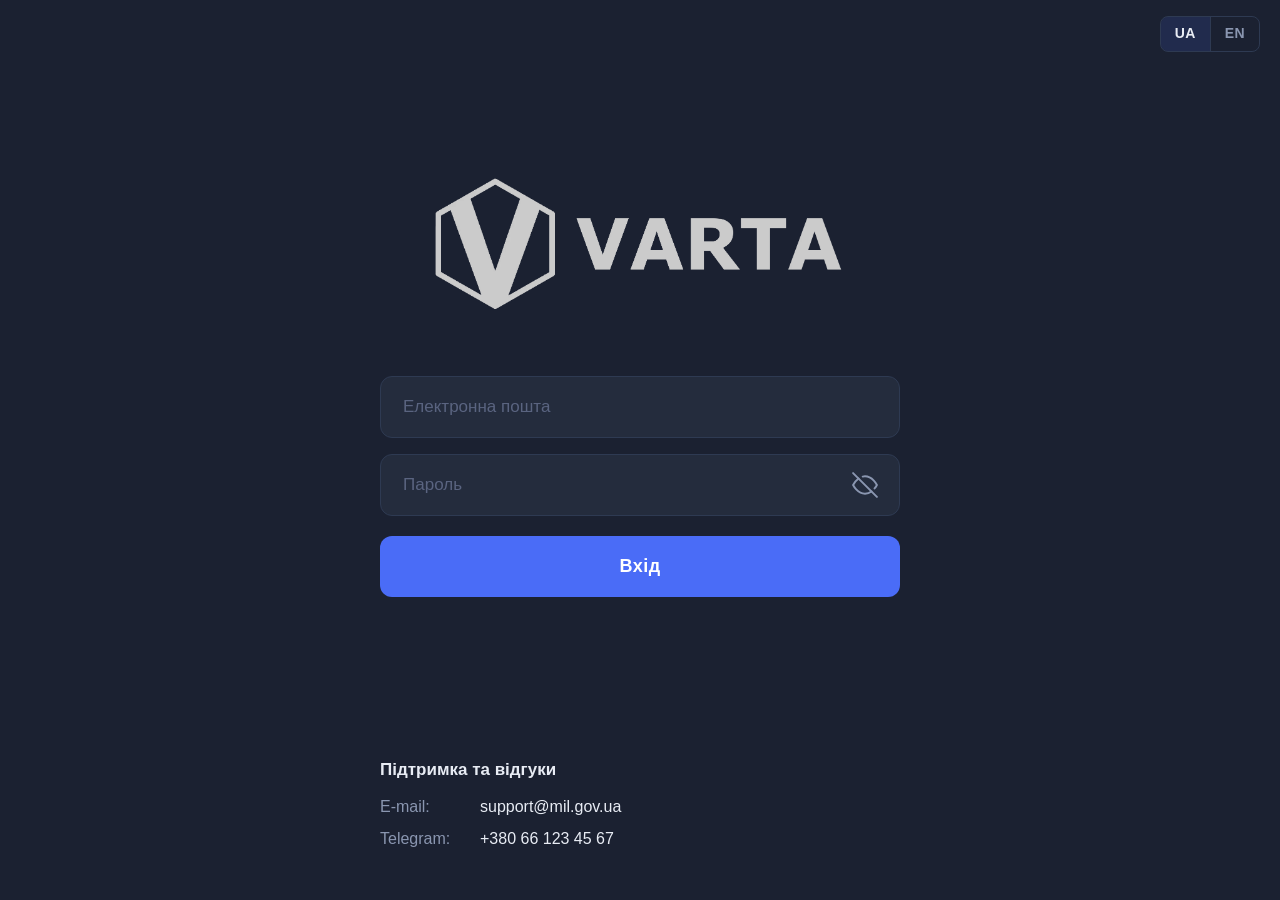
<file: web/pages/headquarters/index.html>
<!DOCTYPE html>
<html lang="uk">
<head>
  <meta charset="UTF-8" />
  <meta name="viewport" content="width=device-width, initial-scale=1.0" />
  <title>VARTA — Генеральний штаб</title>
  <link rel="stylesheet" href="../../css/tokens.css?v=3" />
  <link rel="stylesheet" href="../../css/lang-switcher.css?v=2" />
  <link rel="stylesheet" href="headquarters.css?v=15" />
</head>
<body>

  <header class="topbar">
    <div class="topbar__left">
      <img class="topbar__logo" src="../../assets/logo.webp" alt="VARTA" />
    </div>
    <div class="topbar__center">
      <h1 class="topbar__title" id="topbarTitle">Генеральний штаб</h1>
    </div>
    <div class="topbar__right">
      <div class="lang-switcher">
        <button type="button" class="lang-switcher__btn" data-lang="uk">UA</button>
        <button type="button" class="lang-switcher__btn" data-lang="en">EN</button>
      </div>
      <button class="btn-logout" id="logoutBtn">
        <svg viewBox="0 0 24 24" fill="none" stroke="currentColor" stroke-width="1.8" stroke-linecap="round" stroke-linejoin="round">
          <path d="M9 21H5a2 2 0 01-2-2V5a2 2 0 012-2h4"/>
          <polyline points="16 17 21 12 16 7"/>
          <line x1="21" y1="12" x2="9" y2="12"/>
        </svg>
        <span id="logoutText">Вийти</span>
      </button>
    </div>
  </header>

  <main class="main">
    <div class="toolbar">
      <div class="segmented">
        <div class="segmented__tablist" role="tablist" aria-label="Тип списку">
          <button type="button" class="segmented__btn active" id="tabUnits" role="tab" aria-selected="true">Підрозділи</button>
          <button type="button" class="segmented__btn" id="tabHospitals" role="tab" aria-selected="false">Госпіталі</button>
        </div>
        <a class="segmented__btn segmented__link" id="tabMap" href="infrastructure/index.html">Мапа</a>
      </div>
      <button type="button" class="btn-primary" id="addBtn">Додати підрозділ</button>
    </div>

    <section class="forces-overview" id="forcesOverview" aria-labelledby="forcesOverviewTitle">
      <h2 class="unit-detail__block-title" id="forcesOverviewTitle"></h2>
      <div class="forces-overview__body">
        <div class="unit-detail__stats" id="forcesRowPersonnel"></div>
        <div class="unit-detail__stats" id="forcesRowStructure"></div>
      </div>
      <p class="forces-overview__err" id="forcesOverviewErr" hidden></p>
    </section>

    <div class="list-wrap" id="panelUnits">
      <div class="entity-list" id="unitsList">
        <div class="skeleton-list" id="unitsSkeleton">
          <div class="skeleton-card"></div>
          <div class="skeleton-card"></div>
          <div class="skeleton-card"></div>
        </div>
      </div>
      <p class="empty-msg" id="unitsEmpty" hidden>Немає підрозділів</p>
    </div>

    <div class="list-wrap" id="panelHospitals" hidden>
      <div class="entity-list" id="hospitalsList">
        <div class="skeleton-list" id="hospitalsSkeleton">
          <div class="skeleton-card"></div>
          <div class="skeleton-card"></div>
          <div class="skeleton-card"></div>
        </div>
      </div>
      <p class="empty-msg" id="hospitalsEmpty" hidden>Немає госпіталів</p>
    </div>

    <p class="error-msg" id="listError" hidden></p>
  </main>

  <div class="modal-overlay" id="formModal" hidden>
    <div class="modal modal--wide">
      <h3 class="modal__title" id="formModalTitle"></h3>
      <form class="entity-form" id="entityForm" novalidate>
        <div class="entity-form__field">
          <label class="entity-form__label" id="labelFieldName" for="fieldName">Назва (мін. 6 символів)</label>
          <input class="entity-form__input" type="text" id="fieldName" name="name" autocomplete="organization" />
        </div>
        <div class="entity-form__field">
          <label class="entity-form__label" id="labelFieldEmail" for="fieldEmail">Email</label>
          <input class="entity-form__input" type="email" id="fieldEmail" name="email" autocomplete="email" />
        </div>
        <div class="entity-form__field">
          <label class="entity-form__label" for="fieldPassword" id="fieldPasswordLabel">Пароль</label>
          <div class="entity-form__password-wrap">
            <input class="entity-form__input entity-form__input--password" type="password" id="fieldPassword" name="password" autocomplete="new-password" />
            <button type="button" class="entity-form__password-toggle" id="toggleFieldPassword" aria-label="Показати пароль">
              <svg id="fieldPasswordIconEyeOff" viewBox="0 0 24 24" fill="none" stroke="currentColor" stroke-width="1.8" stroke-linecap="round" stroke-linejoin="round" aria-hidden="true">
                <path d="M17.94 17.94A10.07 10.07 0 0112 20c-7 0-11-8-11-8a18.45 18.45 0 015.06-5.94"/>
                <path d="M9.9 4.24A9.12 9.12 0 0112 4c7 0 11 8 11 8a18.5 18.5 0 01-2.16 3.19"/>
                <line x1="1" y1="1" x2="23" y2="23"/>
              </svg>
              <svg id="fieldPasswordIconEye" viewBox="0 0 24 24" fill="none" stroke="currentColor" stroke-width="1.8" stroke-linecap="round" stroke-linejoin="round" style="display:none" aria-hidden="true">
                <path d="M1 12S5 4 12 4s11 8 11 8-4 8-11 8S1 12 1 12z"/>
                <circle cx="12" cy="12" r="3"/>
              </svg>
            </button>
          </div>
          <p class="entity-form__hint" id="passwordHint" hidden>Залиште порожнім, якщо не змінюєте пароль</p>
        </div>
        <div class="entity-form__field">
          <label class="entity-form__label" id="labelFieldCoords" for="fieldCoordinates">Координати (широта, довгота)</label>
          <div class="entity-form__coords-wrap">
            <input class="entity-form__input entity-form__input--coords" type="text" id="fieldCoordinates" name="coordinates" placeholder="49.9935, 36.2304" />
            <button type="button" class="entity-form__coords-map-btn" id="openCoordMapBtn" aria-label="">
              <svg viewBox="0 0 24 24" fill="none" stroke="currentColor" stroke-width="1.8" stroke-linecap="round" stroke-linejoin="round" aria-hidden="true">
                <polygon points="1 6 1 22 8 18 16 22 23 18 23 2 16 6 8 2 1 6"/>
                <line x1="8" y1="2" x2="8" y2="18"/>
                <line x1="16" y1="6" x2="16" y2="22"/>
              </svg>
            </button>
          </div>
        </div>
        <div class="entity-form__field" id="fieldAddressWrap" hidden>
          <label class="entity-form__label" id="labelFieldAddress" for="fieldAddress">Адреса (мін. 6 символів)</label>
          <input class="entity-form__input" type="text" id="fieldAddress" name="address" autocomplete="street-address" />
        </div>
        <div class="entity-form__field" id="fieldCapacityWrap" hidden>
          <label class="entity-form__label" id="labelFieldCapacity" for="fieldCapacity">Місць (мін. 10)</label>
          <input class="entity-form__input entity-form__input--number" type="number" id="fieldCapacity" name="capacity_total" min="10" step="1" inputmode="numeric" />
        </div>
        <p class="entity-form__error" id="formError" hidden></p>
        <div class="modal__actions modal__actions--start">
          <button type="button" class="modal__btn modal__btn--cancel" id="formCancelBtn">Скасувати</button>
          <button type="submit" class="modal__btn modal__btn--submit" id="formSubmitBtn">Зберегти</button>
        </div>
      </form>
    </div>
  </div>

  <div class="modal-overlay" id="deleteModal" hidden>
    <div class="modal">
      <h3 class="modal__title" id="deleteModalTitle">Видалити</h3>
      <p class="modal__text" id="deleteModalText"></p>
      <div class="modal__actions">
        <button type="button" class="modal__btn modal__btn--cancel" id="deleteCancelBtn">Скасувати</button>
        <button type="button" class="modal__btn modal__btn--danger" id="deleteConfirmBtn">Видалити</button>
      </div>
    </div>
  </div>

  <script src="../../js/lang.js?v=1"></script>
  <script src="../../js/api.js?v=2"></script>
  <script src="headquarters.js?v=12"></script>
</body>
</html>
</file>
<file: web/css/tokens.css>
:root {
  --color-bg: #1b2131;
  --color-surface: #242c3d;
  --color-surface-hover: #2a3347;
  --color-border: #2e3a52;
  --color-accent: #4a6cf7;
  --color-accent-hover: #3a5ce6;
  --color-text-primary: #e8ecf4;
  --color-text-secondary: #8a96b0;
  --color-text-placeholder: #5a6480;
  --color-error: #e05454;

  --radius-sm: 8px;
  --radius-md: 12px;
  --radius-lg: 16px;

  --font-family: -apple-system, BlinkMacSystemFont, 'Segoe UI', Roboto, sans-serif;
}

input:-webkit-autofill,
input:-webkit-autofill:hover,
input:-webkit-autofill:focus,
textarea:-webkit-autofill,
textarea:-webkit-autofill:hover,
textarea:-webkit-autofill:focus,
select:-webkit-autofill,
select:-webkit-autofill:hover,
select:-webkit-autofill:focus {
  -webkit-box-shadow: 0 0 0 1000px var(--color-surface) inset !important;
  box-shadow: 0 0 0 1000px var(--color-surface) inset !important;
  -webkit-text-fill-color: var(--color-text-primary) !important;
  caret-color: var(--color-text-primary);
  transition: background-color 99999s ease-out;
}

.admit-panel__input:-webkit-autofill,
.admit-panel__input:-webkit-autofill:hover,
.admit-panel__input:-webkit-autofill:focus,
.entity-form__input:-webkit-autofill,
.entity-form__input:-webkit-autofill:hover,
.entity-form__input:-webkit-autofill:focus,
.add-panel__textarea:-webkit-autofill,
.add-panel__textarea:-webkit-autofill:hover,
.add-panel__textarea:-webkit-autofill:focus,
.add-panel__select:-webkit-autofill,
.add-panel__select:-webkit-autofill:hover,
.add-panel__select:-webkit-autofill:focus {
  -webkit-box-shadow: 0 0 0 1000px var(--color-bg) inset !important;
  box-shadow: 0 0 0 1000px var(--color-bg) inset !important;
}

input:autofill,
input:autofill:hover,
input:autofill:focus,
textarea:autofill,
textarea:autofill:hover,
textarea:autofill:focus,
select:autofill,
select:autofill:hover,
select:autofill:focus {
  box-shadow: 0 0 0 1000px var(--color-surface) inset !important;
  -webkit-text-fill-color: var(--color-text-primary);
  color: var(--color-text-primary);
  caret-color: var(--color-text-primary);
  transition: background-color 99999s ease-out;
}

.admit-panel__input:autofill,
.entity-form__input:autofill,
.add-panel__textarea:autofill,
.add-panel__select:autofill {
  box-shadow: 0 0 0 1000px var(--color-bg) inset !important;
}
</file>
<file: web/css/lang-switcher.css>
.lang-switcher {
  display: inline-flex;
  align-items: stretch;
  flex-shrink: 0;
  border: 1px solid var(--color-border);
  border-radius: var(--radius-sm);
  overflow: hidden;
  background: transparent;
}

.lang-switcher__btn {
  margin: 0;
  padding: 8px 14px;
  border: none;
  border-left: 1px solid var(--color-border);
  background: transparent;
  color: var(--color-text-secondary);
  font-family: var(--font-family);
  font-size: 14px;
  font-weight: 600;
  line-height: 1.25;
  letter-spacing: 0.03em;
  cursor: pointer;
  transition: color 0.15s ease, background-color 0.15s ease;
  -webkit-appearance: none;
  appearance: none;
}

.lang-switcher__btn:first-child {
  border-left: none;
}

.lang-switcher__btn:hover {
  color: var(--color-text-primary);
  background-color: rgba(255, 255, 255, 0.05);
}

.lang-switcher__btn.active {
  color: var(--color-text-primary);
  background-color: rgba(74, 108, 247, 0.14);
}

.lang-switcher__btn:focus-visible {
  outline: 2px solid var(--color-accent);
  outline-offset: 2px;
  position: relative;
  z-index: 1;
}

.topbar .topbar__center {
  min-width: 0;
}

.topbar .topbar__title {
  overflow: hidden;
  text-overflow: ellipsis;
  white-space: nowrap;
}

.topbar .topbar__right {
  flex-shrink: 0;
}
</file>
<file: web/pages/headquarters/headquarters.css>
*, *::before, *::after {
  box-sizing: border-box;
  margin: 0;
  padding: 0;
}

.visually-hidden {
  position: absolute;
  width: 1px;
  height: 1px;
  padding: 0;
  margin: -1px;
  overflow: hidden;
  clip: rect(0, 0, 0, 0);
  white-space: nowrap;
  border: 0;
}

body {
  font-family: var(--font-family);
  background-color: var(--color-bg);
  color: var(--color-text-primary);
  min-height: 100vh;
  display: flex;
  flex-direction: column;
}

.topbar {
  display: grid;
  grid-template-columns: 1fr auto 1fr;
  align-items: center;
  column-gap: 12px;
  padding: 14px 28px;
  background-color: var(--color-surface);
  border-bottom: 1px solid var(--color-border);
  position: sticky;
  top: 0;
  z-index: 100;
}

.topbar__left {
  display: flex;
  align-items: center;
  justify-self: start;
  min-width: 0;
}

.topbar__logo {
  height: 36px;
  width: auto;
}

.topbar__center {
  justify-self: center;
  text-align: center;
  min-width: 0;
  max-width: min(56vw, 520px);
}

.topbar__title {
  font-size: 18px;
  font-weight: 600;
  color: var(--color-text-primary);
}

.topbar__right {
  display: flex;
  align-items: center;
  justify-content: flex-end;
  justify-self: end;
  gap: 10px;
  min-width: 0;
}

.btn-logout {
  display: flex;
  align-items: center;
  gap: 8px;
  background: none;
  border: 1px solid var(--color-border);
  border-radius: var(--radius-sm);
  color: var(--color-text-secondary);
  font-size: 14px;
  padding: 8px 14px;
  cursor: pointer;
  transition: color 0.2s, border-color 0.2s;
}

.btn-logout:hover {
  color: var(--color-text-primary);
  border-color: var(--color-text-secondary);
}

.btn-logout svg {
  width: 18px;
  height: 18px;
}

.main {
  flex: 1;
  max-width: 900px;
  width: 100%;
  margin: 0 auto;
  padding: 28px 24px 48px;
  display: flex;
  flex-direction: column;
  gap: 20px;
}

.forces-overview {
  display: flex;
  flex-direction: column;
  gap: 16px;
}

.forces-overview .unit-detail__block-title {
  margin-bottom: 0;
}

.forces-overview__body {
  display: flex;
  flex-direction: column;
  gap: 16px;
  width: 100%;
}

.forces-overview__err {
  font-size: 13px;
  color: var(--color-error);
  padding: 0 4px;
}

.unit-detail__stats {
  display: grid;
  grid-template-columns: repeat(auto-fit, minmax(200px, 1fr));
  gap: 16px;
  width: 100%;
  align-items: stretch;
}

.unit-detail__stat {
  border-radius: var(--radius-md);
  padding: 16px 18px 16px 22px;
  border: 1px solid var(--color-border);
  background: rgba(27, 33, 49, 0.5);
  display: flex;
  flex-direction: column;
  justify-content: center;
  gap: 8px;
  min-width: 0;
  min-height: 82px;
  position: relative;
  overflow: hidden;
}

.unit-detail__stat::before {
  content: "";
  position: absolute;
  left: 0;
  top: 0;
  bottom: 0;
  width: 3px;
}

.unit-detail__stat--total::before {
  background: #4a6cf7;
}

.unit-detail__stat--hospital::before {
  background: #d4a024;
}

.unit-detail__stat--field::before {
  background: #34c759;
}

.unit-detail__stat--units::before {
  background: #5ac8fa;
}

.unit-detail__stat--hospitals::before {
  background: #af7dff;
}

.unit-detail__stat-value {
  font-size: 20px;
  font-weight: 700;
  font-variant-numeric: tabular-nums;
  color: var(--color-text-primary);
  line-height: 1.3;
  overflow-wrap: break-word;
  word-break: normal;
}

.unit-detail__stat-label {
  font-size: 11px;
  font-weight: 600;
  text-transform: uppercase;
  letter-spacing: 0.45px;
  color: var(--color-text-secondary);
  line-height: 1.4;
  order: -1;
}

.unit-detail__grid {
  display: grid;
  grid-template-columns: minmax(0, 1.55fr) minmax(0, 1fr);
  gap: 32px;
  align-items: start;
  width: 100%;
}

.unit-detail__block {
  min-width: 0;
}

.unit-detail__block-title {
  margin: 0 0 12px;
  font-size: 12px;
  font-weight: 700;
  text-transform: uppercase;
  letter-spacing: 0.55px;
  color: var(--color-text-secondary);
  padding-bottom: 10px;
  border-bottom: 1px solid rgba(74, 108, 247, 0.2);
}

.unit-detail__panel {
  border: 1px solid var(--color-border);
  border-radius: var(--radius-md);
  background: var(--color-bg);
  max-height: min(44vh, 400px);
  overflow-y: auto;
  overflow-x: hidden;
  box-shadow: inset 0 1px 0 rgba(255, 255, 255, 0.03);
}

.unit-detail__panel--compact {
  max-height: min(36vh, 320px);
}

.unit-detail__row {
  padding: 16px 22px;
  border-bottom: 1px solid var(--color-border);
  font-size: 14px;
  line-height: 1.55;
  transition: background-color 0.15s ease;
}

.unit-detail__row:hover {
  background: rgba(74, 108, 247, 0.06);
}

.unit-detail__row:last-child {
  border-bottom: none;
}

.unit-detail__row--soldier {
  border-left: 3px solid transparent;
}

.unit-detail__row--soldier.unit-detail__row--good {
  border-left-color: #34c759;
}

.unit-detail__row--soldier.unit-detail__row--warning {
  border-left-color: #ff9f0a;
}

.unit-detail__row--soldier.unit-detail__row--critical {
  border-left-color: #e05454;
}

.unit-detail__row--soldier.unit-detail__row--hospital {
  border-left-color: #d4a024;
}

.unit-detail__row--soldier.unit-detail__row--nodata {
  border-left-color: #6b7280;
}

.unit-detail__row-name {
  font-weight: 600;
  color: var(--color-text-primary);
  font-size: 15px;
  margin-bottom: 6px;
  line-height: 1.35;
}

.unit-detail__row-meta {
  color: var(--color-text-secondary);
  font-size: 13px;
  line-height: 1.55;
  word-break: break-word;
  overflow-wrap: anywhere;
  max-width: 100%;
}

.entity-card__btn--details {
  color: var(--color-text-secondary);
  border-color: var(--color-border);
}

.entity-card__btn--details:hover {
  color: var(--color-text-primary);
  border-color: var(--color-text-secondary);
  background-color: var(--color-surface-hover);
}

.toolbar {
  display: flex;
  align-items: center;
  justify-content: space-between;
  gap: 16px;
  flex-wrap: wrap;
}

.segmented {
  display: inline-flex;
  align-items: stretch;
  background-color: var(--color-surface);
  border: 1.5px solid var(--color-border);
  border-radius: var(--radius-md);
  padding: 4px;
  gap: 4px;
}

.segmented__tablist {
  display: flex;
  gap: 4px;
}

.segmented__link {
  text-decoration: none;
  cursor: pointer;
  box-sizing: border-box;
  display: inline-flex;
  align-items: center;
  justify-content: center;
}

.segmented__btn {
  background: none;
  border: none;
  border-radius: var(--radius-sm);
  color: var(--color-text-secondary);
  font-size: 14px;
  font-weight: 500;
  padding: 8px 18px;
  cursor: pointer;
  transition: color 0.2s, background-color 0.2s;
}

.segmented__btn:hover {
  color: var(--color-text-primary);
}

.segmented__btn.active {
  color: var(--color-text-primary);
  background-color: rgba(74, 108, 247, 0.15);
  box-shadow: 0 0 0 1px rgba(74, 108, 247, 0.35);
}

.btn-primary {
  background-color: var(--color-accent);
  color: #fff;
  border: none;
  border-radius: var(--radius-sm);
  padding: 10px 18px;
  font-size: 14px;
  font-weight: 500;
  cursor: pointer;
  transition: background-color 0.2s, opacity 0.2s;
}

.btn-primary:hover {
  background-color: var(--color-accent-hover);
}

.btn-primary:disabled {
  opacity: 0.55;
  cursor: not-allowed;
}

.list-wrap {
  display: flex;
  flex-direction: column;
  gap: 12px;
  min-height: 120px;
}

.entity-list {
  display: flex;
  flex-direction: column;
  gap: 12px;
}

.entity-card {
  background-color: var(--color-surface);
  border: 1.5px solid var(--color-border);
  border-radius: var(--radius-md);
  padding: 18px 20px;
  display: flex;
  align-items: flex-start;
  justify-content: space-between;
  gap: 16px;
  flex-wrap: wrap;
}

.entity-card__body {
  display: flex;
  flex-direction: column;
  gap: 6px;
  min-width: 0;
}

.entity-card__title {
  font-size: 16px;
  font-weight: 600;
  color: var(--color-text-primary);
}

.entity-card__meta {
  font-size: 13px;
  color: var(--color-text-secondary);
  line-height: 1.45;
}

.entity-card__actions {
  display: flex;
  gap: 8px;
  flex-shrink: 0;
}

.entity-card__btn {
  background: none;
  border: 1.5px solid var(--color-border);
  border-radius: var(--radius-sm);
  font-size: 13px;
  padding: 6px 14px;
  cursor: pointer;
  transition: background-color 0.2s, border-color 0.2s, color 0.2s;
}

a.entity-card__btn {
  display: inline-flex;
  align-items: center;
  justify-content: center;
  text-decoration: none;
  color: inherit;
  box-sizing: border-box;
}

.entity-card__btn--edit {
  color: var(--color-accent);
  border-color: rgba(74, 108, 247, 0.4);
}

.entity-card__btn--edit:hover {
  background-color: rgba(74, 108, 247, 0.1);
  border-color: var(--color-accent);
}

.entity-card__btn--delete {
  color: var(--color-error);
  border-color: rgba(224, 84, 84, 0.4);
}

.entity-card__btn--delete:hover {
  background-color: rgba(224, 84, 84, 0.1);
  border-color: var(--color-error);
}

.skeleton-list {
  display: flex;
  flex-direction: column;
  gap: 12px;
}

.skeleton-card {
  height: 88px;
  border-radius: var(--radius-md);
  background: linear-gradient(90deg, var(--color-surface) 25%, var(--color-surface-hover) 50%, var(--color-surface) 75%);
  background-size: 200% 100%;
  animation: shimmer 1.4s infinite;
}

@keyframes shimmer {
  0%   { background-position: 200% 0; }
  100% { background-position: -200% 0; }
}

.empty-msg {
  text-align: center;
  color: var(--color-text-secondary);
  font-size: 16px;
  padding: 40px 0;
}

.error-msg {
  text-align: center;
  color: var(--color-error);
  background: rgba(224, 84, 84, 0.1);
  border: 1px solid rgba(224, 84, 84, 0.3);
  border-radius: var(--radius-sm);
  padding: 16px;
  font-size: 15px;
}

.modal-overlay {
  position: fixed;
  inset: 0;
  background: rgba(0, 0, 0, 0.6);
  align-items: center;
  justify-content: center;
  z-index: 200;
  padding: 24px;
  backdrop-filter: blur(2px);
}

.modal-overlay:not([hidden]) {
  display: flex;
}

.modal {
  background-color: var(--color-surface);
  border: 1.5px solid var(--color-border);
  border-radius: var(--radius-lg);
  padding: 28px 28px 24px;
  width: 100%;
  max-width: 420px;
  display: flex;
  flex-direction: column;
  gap: 16px;
  max-height: min(90vh, 640px);
  overflow-y: auto;
}

.modal--wide {
  max-width: 440px;
}

.modal__title {
  font-size: 16px;
  font-weight: 600;
  color: var(--color-text-primary);
}

.modal__text {
  font-size: 14px;
  color: var(--color-text-secondary);
  line-height: 1.6;
}

.modal__text strong {
  color: var(--color-text-primary);
}

.modal__actions {
  display: flex;
  gap: 10px;
  justify-content: flex-end;
}

.modal__actions--start {
  justify-content: flex-start;
  margin-top: 4px;
}

.modal__btn {
  border-radius: var(--radius-sm);
  padding: 10px 20px;
  font-size: 14px;
  font-weight: 500;
  cursor: pointer;
  border: 1.5px solid var(--color-border);
  transition: background-color 0.2s, border-color 0.2s, opacity 0.2s;
}

.modal__btn--cancel {
  background: none;
  color: var(--color-text-secondary);
}

.modal__btn--cancel:hover {
  color: var(--color-text-primary);
  border-color: var(--color-text-secondary);
}

.modal__btn--submit {
  background-color: var(--color-accent);
  color: #fff;
  border-color: var(--color-accent);
}

.modal__btn--submit:hover {
  background-color: var(--color-accent-hover);
}

.modal__btn--submit:disabled {
  opacity: 0.6;
  cursor: not-allowed;
}

.modal__btn--danger {
  background-color: var(--color-error);
  color: #fff;
  border-color: var(--color-error);
}

.modal__btn--danger:hover {
  background-color: #c94444;
}

.modal__btn--danger:disabled {
  opacity: 0.6;
  cursor: not-allowed;
}

.entity-form {
  display: flex;
  flex-direction: column;
  gap: 14px;
}

.entity-form__field {
  display: flex;
  flex-direction: column;
  gap: 6px;
}

.entity-form__label {
  font-size: 12px;
  font-weight: 500;
  color: var(--color-text-secondary);
  text-transform: uppercase;
  letter-spacing: 0.5px;
}

.entity-form__input {
  width: 100%;
  background-color: var(--color-bg);
  border: 1.5px solid var(--color-border);
  border-radius: var(--radius-sm);
  padding: 10px 14px;
  font-size: 15px;
  color: var(--color-text-primary);
  outline: none;
  transition: border-color 0.2s;
}

.entity-form__input::placeholder {
  color: var(--color-text-placeholder);
}

.entity-form__input:focus {
  border-color: var(--color-accent);
}

.entity-form__password-wrap {
  position: relative;
  width: 100%;
}

.entity-form__input--password {
  padding-right: 44px;
}

.entity-form__password-toggle {
  position: absolute;
  right: 10px;
  top: 50%;
  transform: translateY(-50%);
  background: none;
  border: none;
  cursor: pointer;
  padding: 4px;
  color: var(--color-text-secondary);
  display: flex;
  align-items: center;
  justify-content: center;
  transition: color 0.2s;
}

.entity-form__password-toggle:hover {
  color: var(--color-text-primary);
}

.entity-form__password-toggle svg {
  width: 20px;
  height: 20px;
}

.entity-form__coords-wrap {
  position: relative;
  width: 100%;
}

.entity-form__input--coords {
  padding-right: 44px;
}

.entity-form__coords-map-btn {
  position: absolute;
  right: 10px;
  top: 50%;
  transform: translateY(-50%);
  background: none;
  border: none;
  cursor: pointer;
  padding: 4px;
  color: var(--color-text-secondary);
  display: flex;
  align-items: center;
  justify-content: center;
  transition: color 0.2s;
}

.entity-form__coords-map-btn:hover {
  color: var(--color-text-primary);
}

.entity-form__coords-map-btn svg {
  width: 20px;
  height: 20px;
}

.entity-form__input--number {
  -moz-appearance: textfield;
  appearance: textfield;
}

.entity-form__input--number::-webkit-outer-spin-button,
.entity-form__input--number::-webkit-inner-spin-button {
  -webkit-appearance: none;
  margin: 0;
}

.entity-form__hint {
  font-size: 12px;
  color: var(--color-text-secondary);
}

.entity-form__error {
  font-size: 13px;
  color: var(--color-error);
  padding: 8px 10px;
  border-radius: var(--radius-sm);
  background: rgba(224, 84, 84, 0.08);
  border: 1px solid rgba(224, 84, 84, 0.25);
}

[hidden] {
  display: none !important;
}

@media (max-width: 900px) {
  .unit-detail__grid {
    grid-template-columns: 1fr;
    gap: 28px;
  }
}

@media (max-width: 700px) {
  .topbar__title { font-size: 15px; }
  .toolbar {
    flex-direction: column;
    align-items: stretch;
  }
  .segmented {
    width: 100%;
  }
  .segmented__tablist {
    flex: 2;
    min-width: 0;
  }
  .segmented__tablist .segmented__btn {
    flex: 1;
    min-width: 0;
  }
  .segmented__link {
    flex: 1;
    min-width: 0;
    text-align: center;
  }
  .btn-primary {
    width: 100%;
  }

  .unit-detail__stats {
    grid-template-columns: 1fr;
  }

  .unit-detail__grid {
    grid-template-columns: 1fr;
  }
}
</file>
<file: web/pages/login/login.css>
*, *::before, *::after {
  box-sizing: border-box;
  margin: 0;
  padding: 0;
}

body {
  font-family: var(--font-family);
  background-color: var(--color-bg);
  color: var(--color-text-primary);
  min-height: 100vh;
  display: flex;
  flex-direction: column;
  align-items: center;
  justify-content: center;
  padding: 48px 32px;
  gap: 0;
}

.login-wrapper {
  width: 100%;
  max-width: 520px;
  display: flex;
  flex-direction: column;
  align-items: center;
  gap: 0;
  flex: 1;
  justify-content: center;
}

.logo {
  display: flex;
  align-items: center;
  justify-content: center;
  margin-bottom: 64px;
}

.logo__img {
  height: 140px;
  width: auto;
}

.login-form {
  width: 100%;
  display: flex;
  flex-direction: column;
  gap: 16px;
}

.field {
  position: relative;
  width: 100%;
}

.field__input {
  width: 100%;
  background-color: var(--color-surface);
  border: 1.5px solid var(--color-border);
  border-radius: var(--radius-md);
  padding: 20px 22px;
  font-size: 17px;
  color: var(--color-text-primary);
  outline: none;
  transition: border-color 0.2s;
}

.field__input::placeholder {
  color: var(--color-text-placeholder);
}

.field__input:focus {
  border-color: var(--color-border);
  color: #fff;
}

.field__input--password {
  padding-right: 60px;
}

.field__toggle {
  position: absolute;
  right: 18px;
  top: 50%;
  transform: translateY(-50%);
  background: none;
  border: none;
  cursor: pointer;
  padding: 4px;
  color: var(--color-text-secondary);
  display: flex;
  align-items: center;
  justify-content: center;
  transition: color 0.2s;
}

.field__toggle:hover {
  color: var(--color-text-primary);
}

.field__toggle svg {
  width: 26px;
  height: 26px;
}

.error-msg {
  display: none;
  background-color: rgba(224, 84, 84, 0.12);
  border: 1px solid rgba(224, 84, 84, 0.3);
  border-radius: var(--radius-sm);
  padding: 14px 18px;
  font-size: 15px;
  color: var(--color-error);
  text-align: center;
}

.error-msg.visible {
  display: block;
}

.btn-login {
  width: 100%;
  padding: 20px;
  background-color: var(--color-accent);
  color: #fff;
  font-size: 18px;
  font-weight: 600;
  border: none;
  border-radius: var(--radius-md);
  cursor: pointer;
  transition: background-color 0.2s, opacity 0.2s;
  margin-top: 4px;
  letter-spacing: 0.5px;
}

.btn-login:hover {
  background-color: var(--color-accent-hover);
}

.btn-login:disabled {
  opacity: 0.6;
  cursor: not-allowed;
}

.btn-login.loading {
  opacity: 0.7;
  cursor: not-allowed;
}

.support {
  width: 100%;
  max-width: 520px;
  padding-top: 40px;
}

.support__title {
  font-size: 17px;
  font-weight: 600;
  color: var(--color-text-primary);
  margin-bottom: 14px;
}

.support__row {
  display: grid;
  grid-template-columns: 100px 1fr;
  gap: 6px 0;
  align-items: center;
}

.support__label {
  font-size: 16px;
  color: var(--color-text-secondary);
  padding: 4px 0;
}

.support__value {
  font-size: 16px;
  color: var(--color-text-primary);
  padding: 4px 0;
}

.lang-switcher--page {
  position: fixed;
  top: 16px;
  right: 20px;
}
</file>
<file: web/pages/headquarters/unit/unit-page.css>
.main.main--unit-detail {
  max-width: 1200px;
  padding-top: 24px;
  padding-bottom: 56px;
  gap: 24px;
}

.unit-page__err {
  margin: 0;
  font-size: 14px;
  color: var(--color-error);
  padding: 12px 16px;
  border-radius: var(--radius-md);
  background: rgba(224, 84, 84, 0.08);
  border: 1px solid rgba(224, 84, 84, 0.25);
}

.unit-page__content {
  display: flex;
  flex-direction: column;
  gap: 28px;
  width: 100%;
}

.unit-page__title {
  margin: 0;
  font-size: 26px;
  font-weight: 700;
  color: var(--color-text-primary);
  line-height: 1.3;
  letter-spacing: -0.02em;
}

.main--unit-detail .unit-detail__panel {
  max-height: min(58vh, 560px);
}

.main--unit-detail .unit-detail__panel--compact {
  max-height: min(48vh, 440px);
}

.unit-detail__skeleton-list {
  padding: 12px;
}

a.btn-logout {
  text-decoration: none;
}

@media (max-width: 700px) {
  .unit-page__title {
    font-size: 22px;
  }
}
</file>
